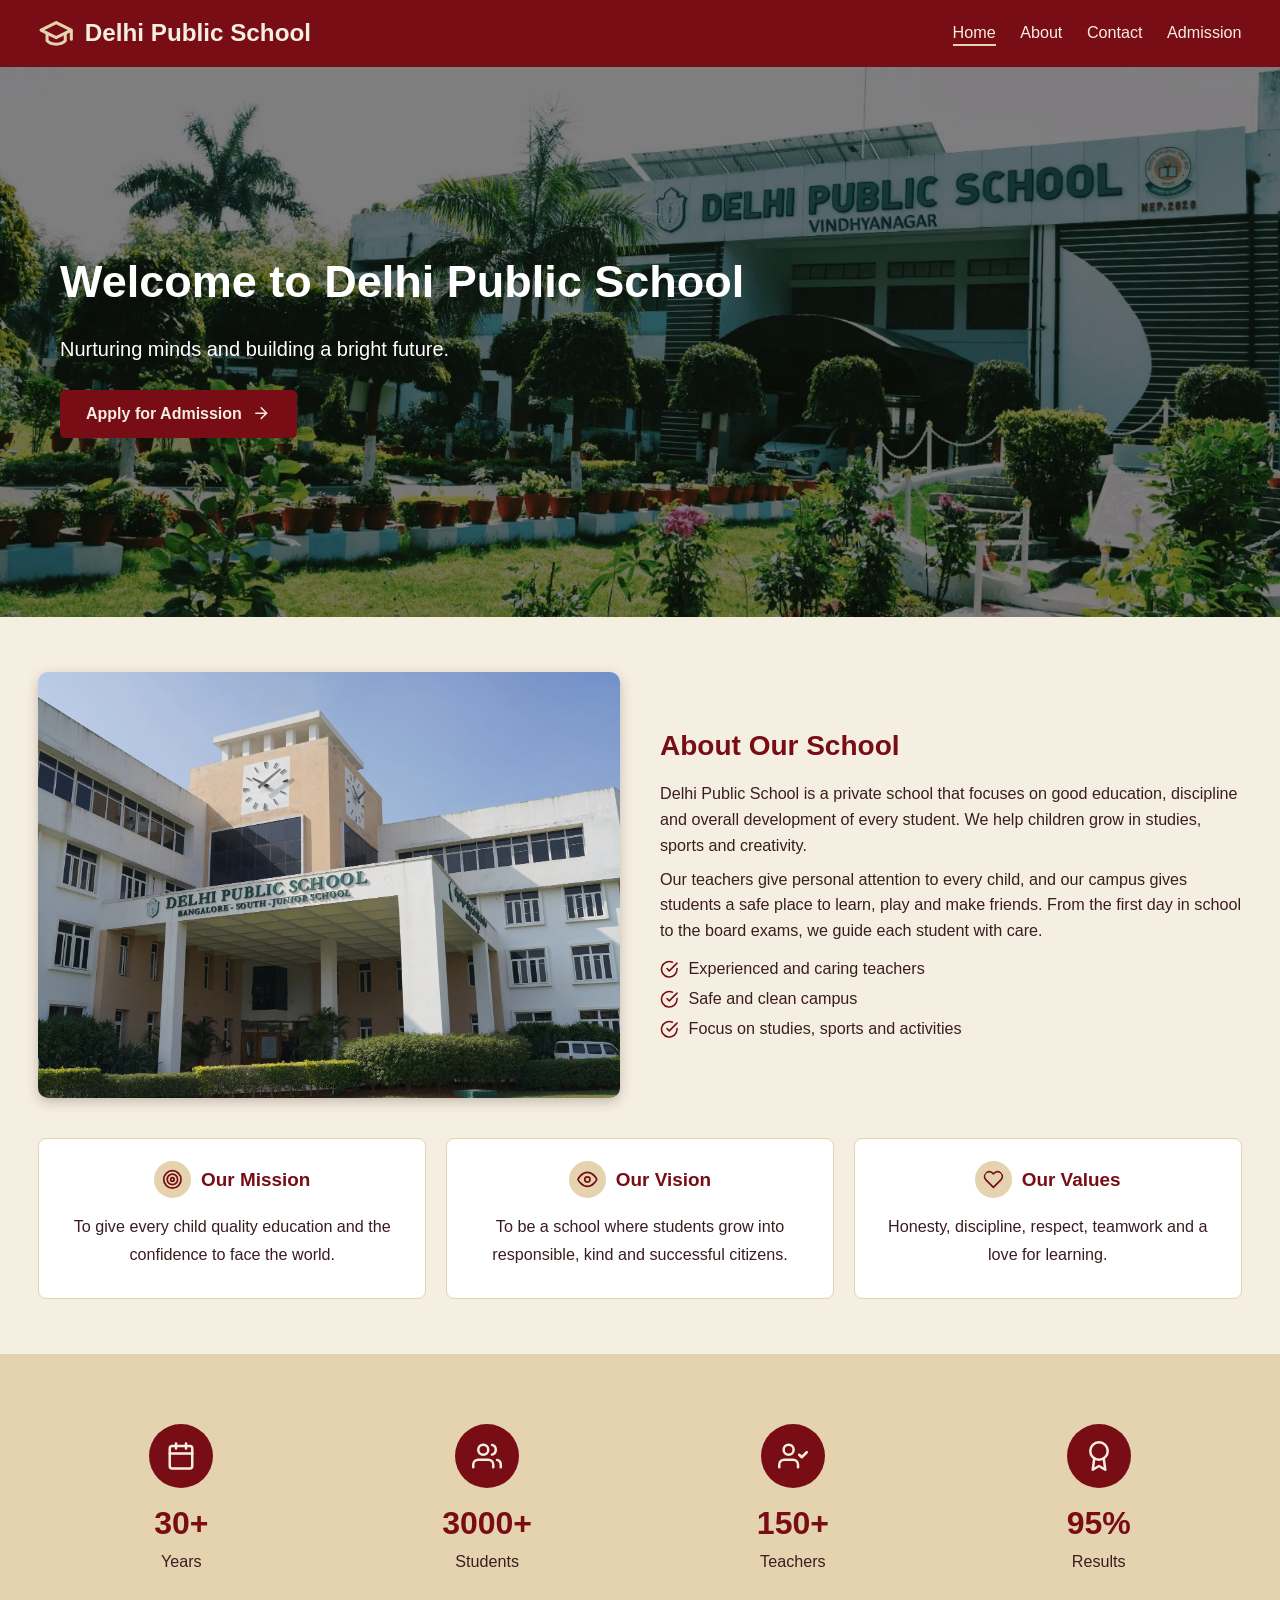
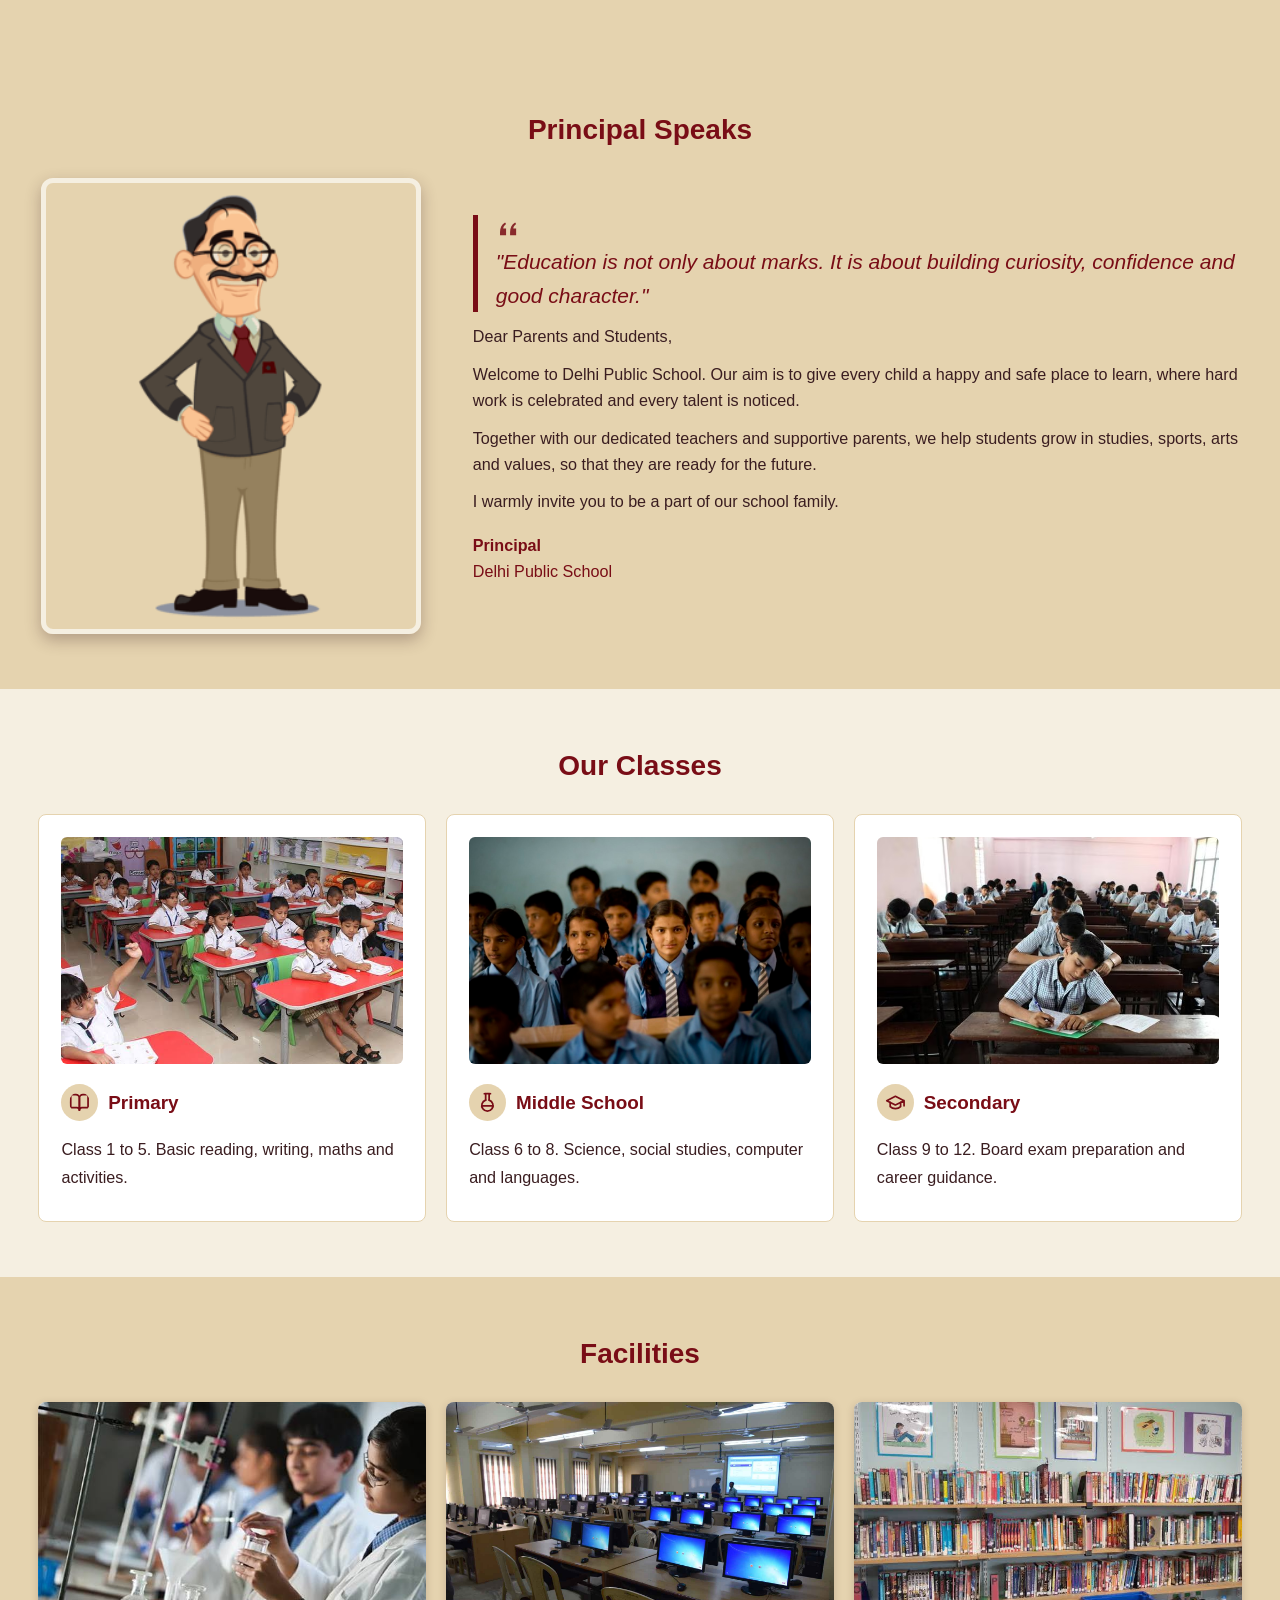
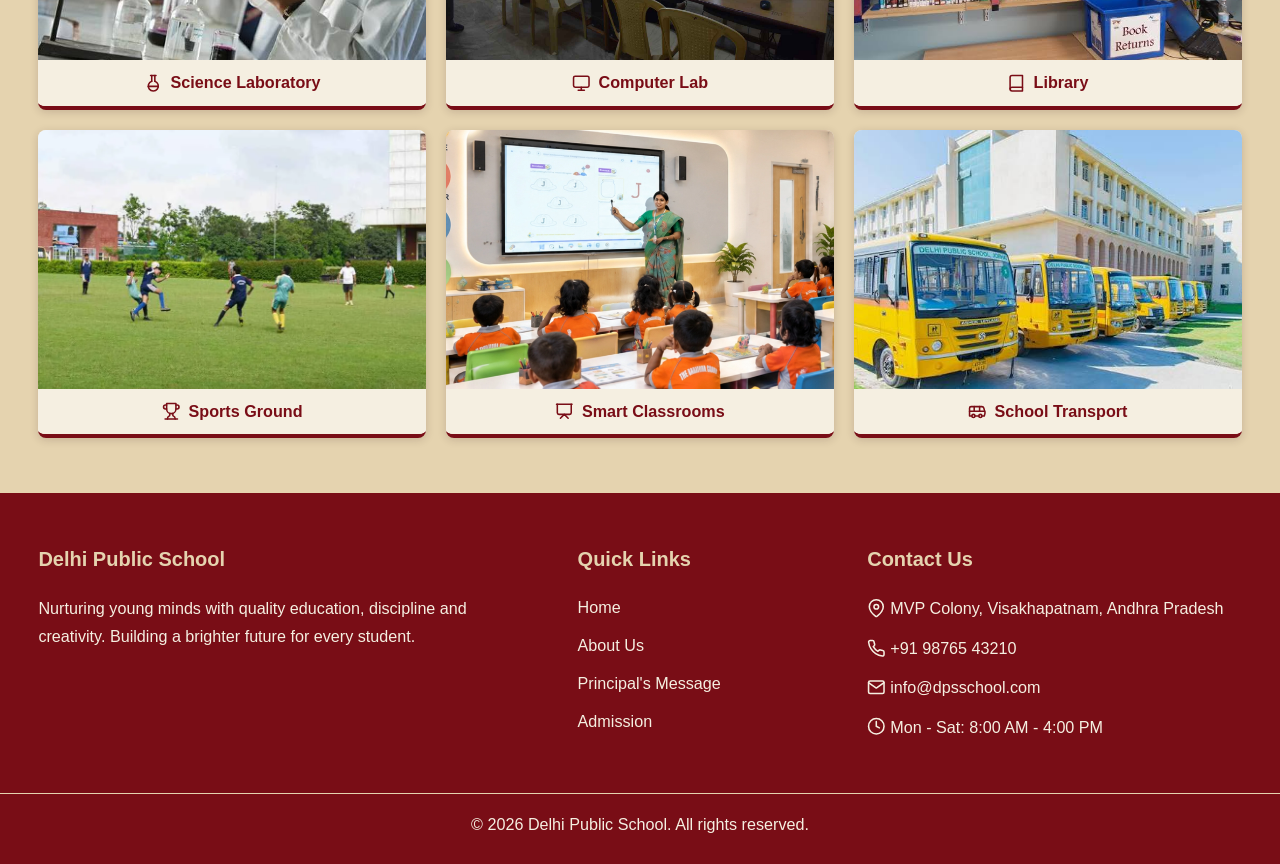
<file: index.html>
<!DOCTYPE html>
<html lang="en">
<head>
  <meta charset="UTF-8">
  <meta name="viewport" content="width=device-width, initial-scale=1.0">
  <title>Delhi Public School - Home</title>
  <link rel="stylesheet" href="style.css">
</head>
<body>

  <svg width="0" height="0" style="position:absolute" aria-hidden="true">
    <defs>
      <symbol id="i-cap" viewBox="0 0 24 24" fill="none" stroke="currentColor" stroke-width="2" stroke-linecap="round" stroke-linejoin="round"><path d="M22 10v6M2 10l10-5 10 5-10 5z"/><path d="M6 12v5c3 3 9 3 12 0v-5"/></symbol>
      <symbol id="i-arrow" viewBox="0 0 24 24" fill="none" stroke="currentColor" stroke-width="2" stroke-linecap="round" stroke-linejoin="round"><line x1="5" y1="12" x2="19" y2="12"/><polyline points="12 5 19 12 12 19"/></symbol>
      <symbol id="i-check" viewBox="0 0 24 24" fill="none" stroke="currentColor" stroke-width="2" stroke-linecap="round" stroke-linejoin="round"><path d="M22 11.08V12a10 10 0 1 1-5.93-9.14"/><polyline points="22 4 12 14.01 9 11.01"/></symbol>
      <symbol id="i-calendar" viewBox="0 0 24 24" fill="none" stroke="currentColor" stroke-width="2" stroke-linecap="round" stroke-linejoin="round"><rect x="3" y="4" width="18" height="18" rx="2" ry="2"/><line x1="16" y1="2" x2="16" y2="6"/><line x1="8" y1="2" x2="8" y2="6"/><line x1="3" y1="10" x2="21" y2="10"/></symbol>
      <symbol id="i-users" viewBox="0 0 24 24" fill="none" stroke="currentColor" stroke-width="2" stroke-linecap="round" stroke-linejoin="round"><path d="M17 21v-2a4 4 0 0 0-4-4H5a4 4 0 0 0-4 4v2"/><circle cx="9" cy="7" r="4"/><path d="M23 21v-2a4 4 0 0 0-3-3.87"/><path d="M16 3.13a4 4 0 0 1 0 7.75"/></symbol>
      <symbol id="i-teacher" viewBox="0 0 24 24" fill="none" stroke="currentColor" stroke-width="2" stroke-linecap="round" stroke-linejoin="round"><path d="M16 21v-2a4 4 0 0 0-4-4H5a4 4 0 0 0-4 4v2"/><circle cx="8.5" cy="7" r="4"/><polyline points="17 11 19 13 23 9"/></symbol>
      <symbol id="i-award" viewBox="0 0 24 24" fill="none" stroke="currentColor" stroke-width="2" stroke-linecap="round" stroke-linejoin="round"><circle cx="12" cy="8" r="7"/><polyline points="8.21 13.89 7 23 12 20 17 23 15.79 13.88"/></symbol>
      <symbol id="i-quote" viewBox="0 0 24 24" fill="currentColor" stroke="none"><path d="M4 17c0-4 1.5-7.5 5-9.5l1 1.5C8 10.5 7.2 12 7.2 13.5H10V20H4v-3zm10 0c0-4 1.5-7.5 5-9.5l1 1.5c-2 1.5-2.8 3-2.8 4.5H20V20h-6v-3z"/></symbol>
      <symbol id="i-book-open" viewBox="0 0 24 24" fill="none" stroke="currentColor" stroke-width="2" stroke-linecap="round" stroke-linejoin="round"><path d="M2 3h6a4 4 0 0 1 4 4v14a3 3 0 0 0-3-3H2z"/><path d="M22 3h-6a4 4 0 0 0-4 4v14a3 3 0 0 1 3-3h7z"/></symbol>
      <symbol id="i-flask" viewBox="0 0 24 24" fill="none" stroke="currentColor" stroke-width="2" stroke-linecap="round" stroke-linejoin="round"><path d="M10 2v7.31"/><path d="M14 9.3V1.99"/><path d="M8.5 2h7"/><path d="M14 9.3a6.5 6.5 0 1 1-4 0"/><path d="M5.52 16h12.96"/></symbol>
      <symbol id="i-monitor" viewBox="0 0 24 24" fill="none" stroke="currentColor" stroke-width="2" stroke-linecap="round" stroke-linejoin="round"><rect x="2" y="3" width="20" height="14" rx="2" ry="2"/><line x1="8" y1="21" x2="16" y2="21"/><line x1="12" y1="17" x2="12" y2="21"/></symbol>
      <symbol id="i-book" viewBox="0 0 24 24" fill="none" stroke="currentColor" stroke-width="2" stroke-linecap="round" stroke-linejoin="round"><path d="M4 19.5A2.5 2.5 0 0 1 6.5 17H20"/><path d="M6.5 2H20v20H6.5A2.5 2.5 0 0 1 4 19.5v-15A2.5 2.5 0 0 1 6.5 2z"/></symbol>
      <symbol id="i-trophy" viewBox="0 0 24 24" fill="none" stroke="currentColor" stroke-width="2" stroke-linecap="round" stroke-linejoin="round"><path d="M6 9H4.5a2.5 2.5 0 0 1 0-5H6"/><path d="M18 9h1.5a2.5 2.5 0 0 0 0-5H18"/><path d="M4 22h16"/><path d="M10 14.66V17c0 .55-.47.98-.97 1.21C7.85 18.75 7 20.24 7 22"/><path d="M14 14.66V17c0 .55.47.98.97 1.21C16.15 18.75 17 20.24 17 22"/><path d="M18 2H6v7a6 6 0 0 0 12 0V2Z"/></symbol>
      <symbol id="i-board" viewBox="0 0 24 24" fill="none" stroke="currentColor" stroke-width="2" stroke-linecap="round" stroke-linejoin="round"><path d="M2 3h20"/><path d="M21 3v11a2 2 0 0 1-2 2H5a2 2 0 0 1-2-2V3"/><path d="m7 21 5-5 5 5"/></symbol>
      <symbol id="i-bus" viewBox="0 0 24 24" fill="none" stroke="currentColor" stroke-width="2" stroke-linecap="round" stroke-linejoin="round"><path d="M8 6v6"/><path d="M15 6v6"/><path d="M2 12h19.6"/><path d="M18 18h3s.5-1.7.8-2.8c.1-.4.2-.8.2-1.2 0-.4-.1-.8-.2-1.2l-1.4-5C20.1 6.8 19.1 6 18 6H4a2 2 0 0 0-2 2v10h3"/><circle cx="7" cy="18" r="2"/><path d="M9 18h5"/><circle cx="16" cy="18" r="2"/></symbol>
      <symbol id="i-pin" viewBox="0 0 24 24" fill="none" stroke="currentColor" stroke-width="2" stroke-linecap="round" stroke-linejoin="round"><path d="M21 10c0 7-9 13-9 13s-9-6-9-13a9 9 0 0 1 18 0z"/><circle cx="12" cy="10" r="3"/></symbol>
      <symbol id="i-phone" viewBox="0 0 24 24" fill="none" stroke="currentColor" stroke-width="2" stroke-linecap="round" stroke-linejoin="round"><path d="M22 16.92v3a2 2 0 0 1-2.18 2 19.79 19.79 0 0 1-8.63-3.07 19.5 19.5 0 0 1-6-6 19.79 19.79 0 0 1-3.07-8.67A2 2 0 0 1 4.11 2h3a2 2 0 0 1 2 1.72 12.84 12.84 0 0 0 .7 2.81 2 2 0 0 1-.45 2.11L8.09 9.91a16 16 0 0 0 6 6l1.27-1.27a2 2 0 0 1 2.11-.45 12.84 12.84 0 0 0 2.81.7A2 2 0 0 1 22 16.92z"/></symbol>
      <symbol id="i-mail" viewBox="0 0 24 24" fill="none" stroke="currentColor" stroke-width="2" stroke-linecap="round" stroke-linejoin="round"><path d="M4 4h16c1.1 0 2 .9 2 2v12c0 1.1-.9 2-2 2H4c-1.1 0-2-.9-2-2V6c0-1.1.9-2 2-2z"/><polyline points="22,6 12,13 2,6"/></symbol>
      <symbol id="i-clock" viewBox="0 0 24 24" fill="none" stroke="currentColor" stroke-width="2" stroke-linecap="round" stroke-linejoin="round"><circle cx="12" cy="12" r="10"/><polyline points="12 6 12 12 16 14"/></symbol>
      <symbol id="i-info" viewBox="0 0 24 24" fill="none" stroke="currentColor" stroke-width="2" stroke-linecap="round" stroke-linejoin="round"><circle cx="12" cy="12" r="10"/><line x1="12" y1="16" x2="12" y2="12"/><line x1="12" y1="8" x2="12.01" y2="8"/></symbol>
      <symbol id="i-clipboard" viewBox="0 0 24 24" fill="none" stroke="currentColor" stroke-width="2" stroke-linecap="round" stroke-linejoin="round"><path d="M16 4h2a2 2 0 0 1 2 2v14a2 2 0 0 1-2 2H6a2 2 0 0 1-2-2V6a2 2 0 0 1 2-2h2"/><rect x="8" y="2" width="8" height="4" rx="1" ry="1"/></symbol>
      <symbol id="i-target" viewBox="0 0 24 24" fill="none" stroke="currentColor" stroke-width="2" stroke-linecap="round" stroke-linejoin="round"><circle cx="12" cy="12" r="10"/><circle cx="12" cy="12" r="6"/><circle cx="12" cy="12" r="2"/></symbol>
      <symbol id="i-eye" viewBox="0 0 24 24" fill="none" stroke="currentColor" stroke-width="2" stroke-linecap="round" stroke-linejoin="round"><path d="M1 12s4-8 11-8 11 8 11 8-4 8-11 8-11-8-11-8z"/><circle cx="12" cy="12" r="3"/></symbol>
      <symbol id="i-heart" viewBox="0 0 24 24" fill="none" stroke="currentColor" stroke-width="2" stroke-linecap="round" stroke-linejoin="round"><path d="M20.84 4.61a5.5 5.5 0 0 0-7.78 0L12 5.67l-1.06-1.06a5.5 5.5 0 0 0-7.78 7.78l1.06 1.06L12 21.23l7.78-7.78 1.06-1.06a5.5 5.5 0 0 0 0-7.78z"/></symbol>
      <symbol id="i-send" viewBox="0 0 24 24" fill="none" stroke="currentColor" stroke-width="2" stroke-linecap="round" stroke-linejoin="round"><line x1="22" y1="2" x2="11" y2="13"/><polygon points="22 2 15 22 11 13 2 9 22 2"/></symbol>
    </defs>
  </svg>

  <header>
    <div class="container header-inner">
      <h2 class="logo"><svg class="icon" aria-hidden="true"><use href="#i-cap"/></svg> Delhi Public School</h2>
      <button id="menuBtn" class="menu-btn">&#9776;</button>
      <nav id="menu">
          <a href="index.html" class="active">Home</a>
          <a href="#about">About</a>
          <a href="#footer">Contact</a>
          <a href="contact.html">Admission</a>
      </nav>  
    </div>
  </header>


  <section class="hero">
    <div class="container hero-content">
      <div class="hero-text">
        <h1>Welcome to Delhi Public School</h1>
        <p>Nurturing minds and building a bright future.</p>
        <a href="contact.html" class="btn">Apply for Admission <svg class="icon" aria-hidden="true"><use href="#i-arrow"/></svg></a>
      </div>
    </div>
  </section>

  <!-- ABOUT -->
  <section class="section" id="about">
    <div class="container">
      <div class="grid two about-grid">
        <img src="images/school2.jpg" alt="School campus with students" class="photo">
        <div>
          <h2 class="title left">About Our School</h2>
          <p>
            Delhi Public School is a private school that focuses on good education,
            discipline and overall development of every student. We help children
            grow in studies, sports and creativity.
          </p>
          <p>
            Our teachers give personal attention to every child, and our campus gives
            students a safe place to learn, play and make friends. From the first day
            in school to the board exams, we guide each student with care.
          </p>
          <ul class="ticks">
            <li><svg class="icon" aria-hidden="true"><use href="#i-check"/></svg> <span>Experienced and caring teachers</span></li>
            <li><svg class="icon" aria-hidden="true"><use href="#i-check"/></svg> <span>Safe and clean campus</span></li>
            <li><svg class="icon" aria-hidden="true"><use href="#i-check"/></svg> <span>Focus on studies, sports and activities</span></li>
          </ul>
        </div>
      </div>

      <div class="grid three about-cards">
        <div class="card center-card">
          <h3><svg class="icon" aria-hidden="true"><use href="#i-target"/></svg> Our Mission</h3>
          <p>To give every child quality education and the confidence to face the world.</p>
        </div>
        <div class="card center-card">
          <h3><svg class="icon" aria-hidden="true"><use href="#i-eye"/></svg> Our Vision</h3>
          <p>To be a school where students grow into responsible, kind and successful citizens.</p>
        </div>
        <div class="card center-card">
          <h3><svg class="icon" aria-hidden="true"><use href="#i-heart"/></svg> Our Values</h3>
          <p>Honesty, discipline, respect, teamwork and a love for learning.</p>
        </div>
      </div>
    </div>
  </section>

  <!-- NUMBERS -->
  <section class="section grey">
    <div class="container grid four">
      <div class="box"><span class="icon-badge"><svg class="icon" aria-hidden="true"><use href="#i-calendar"/></svg></span><h3>30+</h3><p>Years</p></div>
      <div class="box"><span class="icon-badge"><svg class="icon" aria-hidden="true"><use href="#i-users"/></svg></span><h3>3000+</h3><p>Students</p></div>
      <div class="box"><span class="icon-badge"><svg class="icon" aria-hidden="true"><use href="#i-teacher"/></svg></span><h3>150+</h3><p>Teachers</p></div>
      <div class="box"><span class="icon-badge"><svg class="icon" aria-hidden="true"><use href="#i-award"/></svg></span><h3>95%</h3><p>Results</p></div>
    </div>
  </section>

    <!-- PRINCIPAL'S MESSAGE -->
  <section class="section grey" id="principal">
    <div class="container">
      <h2 class="title">Principal Speaks</h2>
      <div class="grid principal-grid">
        <img src="images/principal.jpg" alt="Principal of Delhi Public School" class="principal-img">
        <div class="message">
          <p class="quote">
            <svg class="icon quote-icon" aria-hidden="true"><use href="#i-quote"/></svg>
            "Education is not only about marks. It is about building curiosity,
            confidence and good character."
          </p>
          <p>Dear Parents and Students,</p>
          <p>
            Welcome to Delhi Public School. Our aim is to give every child a happy
            and safe place to learn, where hard work is celebrated and every
            talent is noticed.
          </p>
          <p>
            Together with our dedicated teachers and supportive parents, we help
            students grow in studies, sports, arts and values, so that they are
            ready for the future.
          </p>
          <p>I warmly invite you to be a part of our school family.</p>
          <p class="signature">
            <strong>Principal</strong><br>
            Delhi Public School
          </p>
        </div>
      </div>
    </div>
  </section>

  <!-- COURSES -->
  <section class="section">
    <div class="container">
      <h2 class="title">Our Classes</h2>
      <div class="grid three">
        <div class="card">
          <img src="images/primary.jpg" alt="Primary class blackboard with ABC blocks">
          <h3><svg class="icon" aria-hidden="true"><use href="#i-book-open"/></svg> Primary</h3>
          <p>Class 1 to 5. Basic reading, writing, maths and activities.</p>
        </div>
        <div class="card">
          <img src="images/middle.jpg" alt="Middle school maths and science board">
          <h3><svg class="icon" aria-hidden="true"><use href="#i-flask"/></svg> Middle School</h3>
          <p>Class 6 to 8. Science, social studies, computer and languages.</p>
        </div>
        <div class="card">
          <img src="images/secondary.jpg" alt="Graduation cap on books">
          <h3><svg class="icon" aria-hidden="true"><use href="#i-cap"/></svg> Secondary</h3>
          <p>Class 9 to 12. Board exam preparation and career guidance.</p>
        </div>
      </div>
    </div>
  </section>

  <!-- FACILITIES -->
  <section class="section grey">
    <div class="container">
      <h2 class="title">Facilities</h2>
      <div class="grid three">
        <div class="photo-card">
          <img src="images/lab.jpg" alt="Science Laboratory">
          <p><svg class="icon" aria-hidden="true"><use href="#i-flask"/></svg> Science Laboratory</p>
        </div>
        <div class="photo-card">
          <img src="images/computer2.jpg" alt="Computer Lab">
          <p><svg class="icon" aria-hidden="true"><use href="#i-monitor"/></svg> Computer Lab</p>
        </div>
        <div class="photo-card">
          <img src="images/library2.jpg" alt="Library">
          <p><svg class="icon" aria-hidden="true"><use href="#i-book"/></svg> Library</p>
        </div>
        <div class="photo-card">
          <img src="images/ground.jpg" alt="Sports Ground">
          <p><svg class="icon" aria-hidden="true"><use href="#i-trophy"/></svg> Sports Ground</p>
        </div>
        <div class="photo-card">
          <img src="images/classroom.jpg" alt="Smart Classrooms">
          <p><svg class="icon" aria-hidden="true"><use href="#i-board"/></svg> Smart Classrooms</p>
        </div>
        <div class="photo-card">
          <img src="images/bus.jpg" alt="School Transport">
          <p><svg class="icon" aria-hidden="true"><use href="#i-bus"/></svg> School Transport</p>
        </div>
      </div>
    </div>
  </section>


<!-- FOOTER -->
  <footer id="footer">
      <div class="container footer-container">

          <div class="footer-box">
              <h3>Delhi Public School</h3>
              <p>
                  Nurturing young minds with quality education,
                  discipline and creativity. Building a brighter
                  future for every student.
              </p>
          </div>

          <div class="footer-box">
              <h3>Quick Links</h3>
              <a href="index.html">Home</a>
              <a href="#about">About Us</a>
              <a href="#principal">Principal's Message</a>
              <a href="contact.html">Admission</a>
          </div>

          <div class="footer-box">
              <h3>Contact Us</h3>
              <p class="info-line"><svg class="icon" aria-hidden="true"><use href="#i-pin"/></svg> <span>MVP Colony, Visakhapatnam, Andhra Pradesh</span></p>
              <p class="info-line"><svg class="icon" aria-hidden="true"><use href="#i-phone"/></svg> <span>+91 98765 43210</span></p>
              <p class="info-line"><svg class="icon" aria-hidden="true"><use href="#i-mail"/></svg> <span>info@dpsschool.com</span></p>
              <p class="info-line"><svg class="icon" aria-hidden="true"><use href="#i-clock"/></svg> <span>Mon - Sat: 8:00 AM - 4:00 PM</span></p>
          </div>

      </div>

      <div class="footer-bottom">
          <p>
              &copy; <span id="year"></span> Delhi Public School.
              All rights reserved.
          </p>
      </div>
  </footer>


  <script src="script.js"></script>
</body>
</html>
</file>
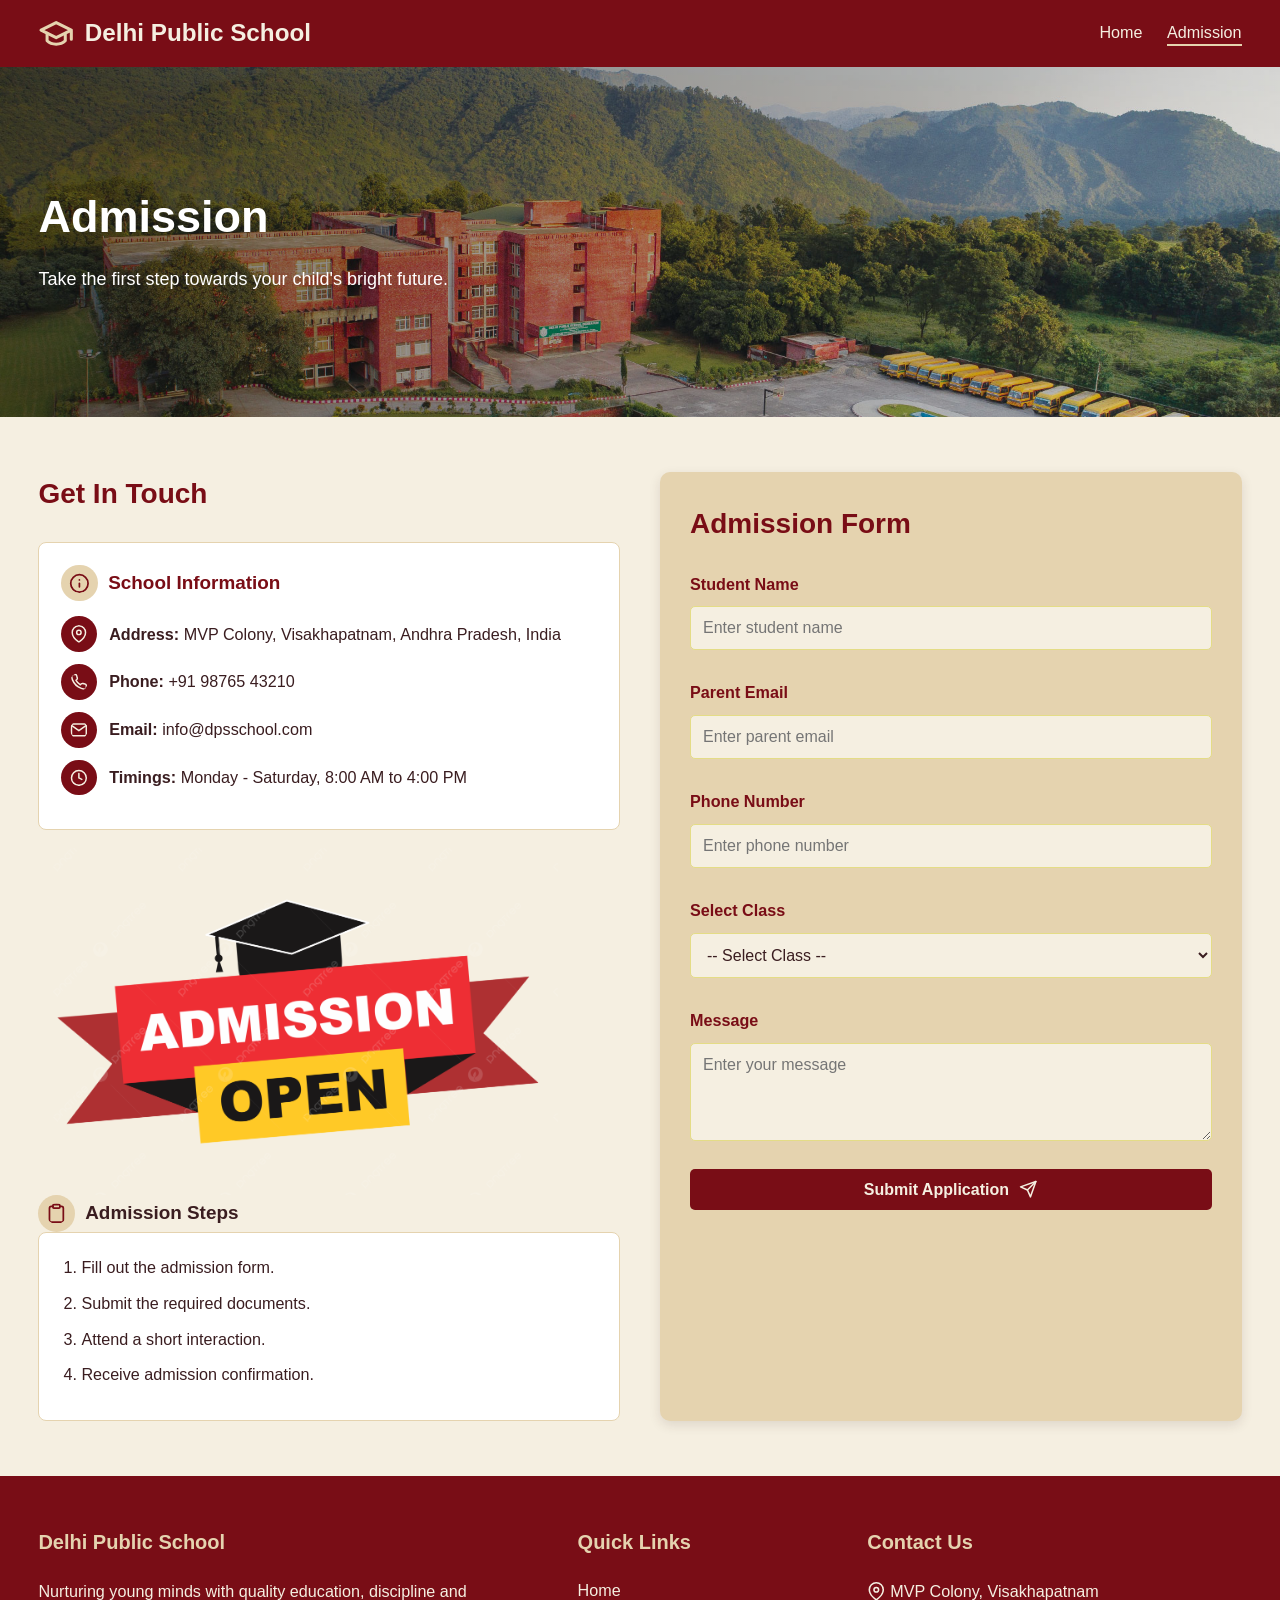
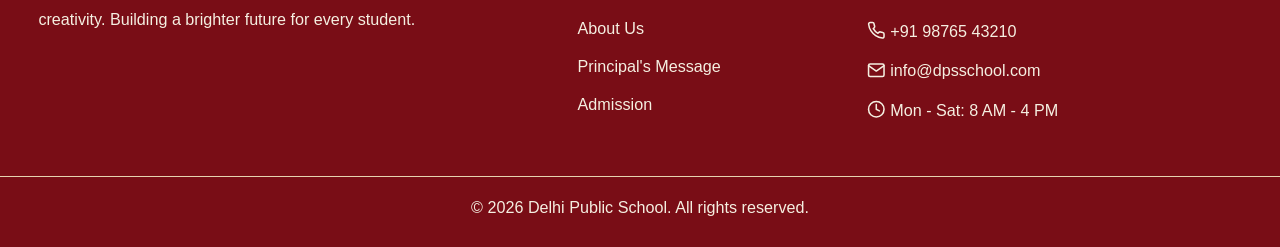
<file: contact.html>
<!DOCTYPE html>
<html lang="en">
<head>
    <meta charset="UTF-8">
    <meta name="viewport" content="width=device-width, initial-scale=1.0">
    <title>Delhi Public School - Contact / Admission</title>
    <link rel="stylesheet" href="style.css">
</head>
<body>

  <svg width="0" height="0" style="position:absolute" aria-hidden="true">
    <defs>
      <symbol id="i-cap" viewBox="0 0 24 24" fill="none" stroke="currentColor" stroke-width="2" stroke-linecap="round" stroke-linejoin="round"><path d="M22 10v6M2 10l10-5 10 5-10 5z"/><path d="M6 12v5c3 3 9 3 12 0v-5"/></symbol>
      <symbol id="i-arrow" viewBox="0 0 24 24" fill="none" stroke="currentColor" stroke-width="2" stroke-linecap="round" stroke-linejoin="round"><line x1="5" y1="12" x2="19" y2="12"/><polyline points="12 5 19 12 12 19"/></symbol>
      <symbol id="i-check" viewBox="0 0 24 24" fill="none" stroke="currentColor" stroke-width="2" stroke-linecap="round" stroke-linejoin="round"><path d="M22 11.08V12a10 10 0 1 1-5.93-9.14"/><polyline points="22 4 12 14.01 9 11.01"/></symbol>
      <symbol id="i-calendar" viewBox="0 0 24 24" fill="none" stroke="currentColor" stroke-width="2" stroke-linecap="round" stroke-linejoin="round"><rect x="3" y="4" width="18" height="18" rx="2" ry="2"/><line x1="16" y1="2" x2="16" y2="6"/><line x1="8" y1="2" x2="8" y2="6"/><line x1="3" y1="10" x2="21" y2="10"/></symbol>
      <symbol id="i-users" viewBox="0 0 24 24" fill="none" stroke="currentColor" stroke-width="2" stroke-linecap="round" stroke-linejoin="round"><path d="M17 21v-2a4 4 0 0 0-4-4H5a4 4 0 0 0-4 4v2"/><circle cx="9" cy="7" r="4"/><path d="M23 21v-2a4 4 0 0 0-3-3.87"/><path d="M16 3.13a4 4 0 0 1 0 7.75"/></symbol>
      <symbol id="i-teacher" viewBox="0 0 24 24" fill="none" stroke="currentColor" stroke-width="2" stroke-linecap="round" stroke-linejoin="round"><path d="M16 21v-2a4 4 0 0 0-4-4H5a4 4 0 0 0-4 4v2"/><circle cx="8.5" cy="7" r="4"/><polyline points="17 11 19 13 23 9"/></symbol>
      <symbol id="i-award" viewBox="0 0 24 24" fill="none" stroke="currentColor" stroke-width="2" stroke-linecap="round" stroke-linejoin="round"><circle cx="12" cy="8" r="7"/><polyline points="8.21 13.89 7 23 12 20 17 23 15.79 13.88"/></symbol>
      <symbol id="i-quote" viewBox="0 0 24 24" fill="currentColor" stroke="none"><path d="M4 17c0-4 1.5-7.5 5-9.5l1 1.5C8 10.5 7.2 12 7.2 13.5H10V20H4v-3zm10 0c0-4 1.5-7.5 5-9.5l1 1.5c-2 1.5-2.8 3-2.8 4.5H20V20h-6v-3z"/></symbol>
      <symbol id="i-book-open" viewBox="0 0 24 24" fill="none" stroke="currentColor" stroke-width="2" stroke-linecap="round" stroke-linejoin="round"><path d="M2 3h6a4 4 0 0 1 4 4v14a3 3 0 0 0-3-3H2z"/><path d="M22 3h-6a4 4 0 0 0-4 4v14a3 3 0 0 1 3-3h7z"/></symbol>
      <symbol id="i-flask" viewBox="0 0 24 24" fill="none" stroke="currentColor" stroke-width="2" stroke-linecap="round" stroke-linejoin="round"><path d="M10 2v7.31"/><path d="M14 9.3V1.99"/><path d="M8.5 2h7"/><path d="M14 9.3a6.5 6.5 0 1 1-4 0"/><path d="M5.52 16h12.96"/></symbol>
      <symbol id="i-monitor" viewBox="0 0 24 24" fill="none" stroke="currentColor" stroke-width="2" stroke-linecap="round" stroke-linejoin="round"><rect x="2" y="3" width="20" height="14" rx="2" ry="2"/><line x1="8" y1="21" x2="16" y2="21"/><line x1="12" y1="17" x2="12" y2="21"/></symbol>
      <symbol id="i-book" viewBox="0 0 24 24" fill="none" stroke="currentColor" stroke-width="2" stroke-linecap="round" stroke-linejoin="round"><path d="M4 19.5A2.5 2.5 0 0 1 6.5 17H20"/><path d="M6.5 2H20v20H6.5A2.5 2.5 0 0 1 4 19.5v-15A2.5 2.5 0 0 1 6.5 2z"/></symbol>
      <symbol id="i-trophy" viewBox="0 0 24 24" fill="none" stroke="currentColor" stroke-width="2" stroke-linecap="round" stroke-linejoin="round"><path d="M6 9H4.5a2.5 2.5 0 0 1 0-5H6"/><path d="M18 9h1.5a2.5 2.5 0 0 0 0-5H18"/><path d="M4 22h16"/><path d="M10 14.66V17c0 .55-.47.98-.97 1.21C7.85 18.75 7 20.24 7 22"/><path d="M14 14.66V17c0 .55.47.98.97 1.21C16.15 18.75 17 20.24 17 22"/><path d="M18 2H6v7a6 6 0 0 0 12 0V2Z"/></symbol>
      <symbol id="i-board" viewBox="0 0 24 24" fill="none" stroke="currentColor" stroke-width="2" stroke-linecap="round" stroke-linejoin="round"><path d="M2 3h20"/><path d="M21 3v11a2 2 0 0 1-2 2H5a2 2 0 0 1-2-2V3"/><path d="m7 21 5-5 5 5"/></symbol>
      <symbol id="i-bus" viewBox="0 0 24 24" fill="none" stroke="currentColor" stroke-width="2" stroke-linecap="round" stroke-linejoin="round"><path d="M8 6v6"/><path d="M15 6v6"/><path d="M2 12h19.6"/><path d="M18 18h3s.5-1.7.8-2.8c.1-.4.2-.8.2-1.2 0-.4-.1-.8-.2-1.2l-1.4-5C20.1 6.8 19.1 6 18 6H4a2 2 0 0 0-2 2v10h3"/><circle cx="7" cy="18" r="2"/><path d="M9 18h5"/><circle cx="16" cy="18" r="2"/></symbol>
      <symbol id="i-pin" viewBox="0 0 24 24" fill="none" stroke="currentColor" stroke-width="2" stroke-linecap="round" stroke-linejoin="round"><path d="M21 10c0 7-9 13-9 13s-9-6-9-13a9 9 0 0 1 18 0z"/><circle cx="12" cy="10" r="3"/></symbol>
      <symbol id="i-phone" viewBox="0 0 24 24" fill="none" stroke="currentColor" stroke-width="2" stroke-linecap="round" stroke-linejoin="round"><path d="M22 16.92v3a2 2 0 0 1-2.18 2 19.79 19.79 0 0 1-8.63-3.07 19.5 19.5 0 0 1-6-6 19.79 19.79 0 0 1-3.07-8.67A2 2 0 0 1 4.11 2h3a2 2 0 0 1 2 1.72 12.84 12.84 0 0 0 .7 2.81 2 2 0 0 1-.45 2.11L8.09 9.91a16 16 0 0 0 6 6l1.27-1.27a2 2 0 0 1 2.11-.45 12.84 12.84 0 0 0 2.81.7A2 2 0 0 1 22 16.92z"/></symbol>
      <symbol id="i-mail" viewBox="0 0 24 24" fill="none" stroke="currentColor" stroke-width="2" stroke-linecap="round" stroke-linejoin="round"><path d="M4 4h16c1.1 0 2 .9 2 2v12c0 1.1-.9 2-2 2H4c-1.1 0-2-.9-2-2V6c0-1.1.9-2 2-2z"/><polyline points="22,6 12,13 2,6"/></symbol>
      <symbol id="i-clock" viewBox="0 0 24 24" fill="none" stroke="currentColor" stroke-width="2" stroke-linecap="round" stroke-linejoin="round"><circle cx="12" cy="12" r="10"/><polyline points="12 6 12 12 16 14"/></symbol>
      <symbol id="i-info" viewBox="0 0 24 24" fill="none" stroke="currentColor" stroke-width="2" stroke-linecap="round" stroke-linejoin="round"><circle cx="12" cy="12" r="10"/><line x1="12" y1="16" x2="12" y2="12"/><line x1="12" y1="8" x2="12.01" y2="8"/></symbol>
      <symbol id="i-clipboard" viewBox="0 0 24 24" fill="none" stroke="currentColor" stroke-width="2" stroke-linecap="round" stroke-linejoin="round"><path d="M16 4h2a2 2 0 0 1 2 2v14a2 2 0 0 1-2 2H6a2 2 0 0 1-2-2V6a2 2 0 0 1 2-2h2"/><rect x="8" y="2" width="8" height="4" rx="1" ry="1"/></symbol>
      <symbol id="i-target" viewBox="0 0 24 24" fill="none" stroke="currentColor" stroke-width="2" stroke-linecap="round" stroke-linejoin="round"><circle cx="12" cy="12" r="10"/><circle cx="12" cy="12" r="6"/><circle cx="12" cy="12" r="2"/></symbol>
      <symbol id="i-eye" viewBox="0 0 24 24" fill="none" stroke="currentColor" stroke-width="2" stroke-linecap="round" stroke-linejoin="round"><path d="M1 12s4-8 11-8 11 8 11 8-4 8-11 8-11-8-11-8z"/><circle cx="12" cy="12" r="3"/></symbol>
      <symbol id="i-heart" viewBox="0 0 24 24" fill="none" stroke="currentColor" stroke-width="2" stroke-linecap="round" stroke-linejoin="round"><path d="M20.84 4.61a5.5 5.5 0 0 0-7.78 0L12 5.67l-1.06-1.06a5.5 5.5 0 0 0-7.78 7.78l1.06 1.06L12 21.23l7.78-7.78 1.06-1.06a5.5 5.5 0 0 0 0-7.78z"/></symbol>
      <symbol id="i-send" viewBox="0 0 24 24" fill="none" stroke="currentColor" stroke-width="2" stroke-linecap="round" stroke-linejoin="round"><line x1="22" y1="2" x2="11" y2="13"/><polygon points="22 2 15 22 11 13 2 9 22 2"/></symbol>
    </defs>
  </svg>

    <header>
        <div class="container header-inner">

            <h2 class="logo"><svg class="icon" aria-hidden="true"><use href="#i-cap"/></svg> Delhi Public School</h2>

            <button id="menuBtn" class="menu-btn">&#9776;</button>

            <nav id="menu">
                <a href="index.html">Home</a>
                <a href="contact.html" class="active">Admission</a>
            </nav>
            
        </div>
    </header>


 
    <section class="admission-hero">
        <div class="container">
            <h1>Admission</h1>
            <p>Take the first step towards your child's bright future.</p>
        </div>
    </section>


    <!-- CONTACT SECTION -->
    <section class="section">
        <div class="container grid two">

            <!-- SCHOOL DETAILS -->
            <div>

                <h2 class="title left">Get In Touch</h2>

                <div class="card">

                    <h3><svg class="icon" aria-hidden="true"><use href="#i-info"/></svg> School Information</h3>

                    <p class="info"><svg class="icon" aria-hidden="true"><use href="#i-pin"/></svg> <span><strong>Address:</strong> MVP Colony, Visakhapatnam, Andhra Pradesh, India</span></p>

                    <p class="info"><svg class="icon" aria-hidden="true"><use href="#i-phone"/></svg> <span><strong>Phone:</strong> +91 98765 43210</span></p>

                    <p class="info"><svg class="icon" aria-hidden="true"><use href="#i-mail"/></svg> <span><strong>Email:</strong> info@dpsschool.com</span></p>

                    <p class="info"><svg class="icon" aria-hidden="true"><use href="#i-clock"/></svg> <span><strong>Timings:</strong> Monday - Saturday, 8:00 AM to 4:00 PM</span></p>

                </div>

                <img
                    src="images/admission2.jpg"
                    alt="Smart classroom"
                    class="photo small"
                >

                <h3 class="sub"><svg class="icon" aria-hidden="true"><use href="#i-clipboard"/></svg> Admission Steps</h3>

                <div class="card">
                    <ol>
                        <li>Fill out the admission form.</li>
                        <li>Submit the required documents.</li>
                        <li>Attend a short interaction.</li>
                        <li>Receive admission confirmation.</li>
                    </ol>
                </div>

            </div>


            <!-- ADMISSION FORM -->
            <form id="admissionForm" class="form" novalidate>

                <h2 class="title left">Admission Form</h2>

                <label for="studentName">Student Name</label>
                <input type="text" id="studentName" placeholder="Enter student name">
                <small class="error" id="nameError"></small>


                <label for="email">Parent Email</label>
                <input type="email" id="email" placeholder="Enter parent email">
                <small class="error" id="emailError"></small>


                <label for="phone">Phone Number</label>
                <input type="text" id="phone" placeholder="Enter phone number">
                <small class="error" id="phoneError"></small>


                <label for="classSelect">Select Class</label>

                <select id="classSelect">
                    <option value="">-- Select Class --</option>
                    <option>Class 1 - 5</option>
                    <option>Class 6 - 8</option>
                    <option>Class 9 - 12</option>
                </select>

                <small class="error" id="classError"></small>


                <label for="message">Message</label>
                <textarea
                    id="message"
                    rows="4"
                    placeholder="Enter your message"
                ></textarea>


                <button type="submit" class="btn">Submit Application <svg class="icon" aria-hidden="true"><use href="#i-send"/></svg></button>

                <p id="result"></p>

            </form>

        </div>
    </section>


    <!-- FOOTER -->
    <footer id="footer">

        <div class="container footer-container">

            <!-- ABOUT -->
            <div class="footer-box">
                <h3>Delhi Public School</h3>

                <p>
                    Nurturing young minds with quality education,
                    discipline and creativity. Building a brighter
                    future for every student.
                </p>
            </div>


            <!-- QUICK LINKS -->
            <div class="footer-box">
                <h3>Quick Links</h3>

                <a href="index.html">Home</a>
                <a href="index.html#about">About Us</a>
                <a href="index.html#principal">Principal's Message</a>
                <a href="contact.html">Admission</a>
            </div>


            <!-- CONTACT -->
            <div class="footer-box">
                <h3>Contact Us</h3>

                <p class="info-line"><svg class="icon" aria-hidden="true"><use href="#i-pin"/></svg> <span>MVP Colony, Visakhapatnam</span></p>
                <p class="info-line"><svg class="icon" aria-hidden="true"><use href="#i-phone"/></svg> <span>+91 98765 43210</span></p>
                <p class="info-line"><svg class="icon" aria-hidden="true"><use href="#i-mail"/></svg> <span>info@dpsschool.com</span></p>
                <p class="info-line"><svg class="icon" aria-hidden="true"><use href="#i-clock"/></svg> <span>Mon - Sat: 8 AM - 4 PM</span></p>
            </div>

        </div>


        <div class="footer-bottom">
            <p>
                &copy; <span id="year"></span>
                Delhi Public School. All rights reserved.
            </p>
        </div>

    </footer>


    <script src="script.js"></script>

</body>
</html>
</file>
<file: style.css>
:root {
    --maroon: #790D16;
    --maroon-dark: #5a0a11;
    --sand: #E5D3AF;
    --cream: #F5EFE1;
    --blue: hsl(55, 63%, 71%);
    --ink: #3a1d20;
}

* {
    margin: 0;
    padding: 0;
    box-sizing: border-box;
}

html {
    scroll-behavior: smooth;
    scroll-padding-top: 80px;
}

#about,
#principal,
#footer {
    scroll-margin-top: 80px;
}

html,
body {
    width: 100%;
}

body {
    font-family: Arial, Helvetica, sans-serif;
    color: var(--ink);
    background: var(--cream);
    line-height: 1.6;
    font-size: clamp(16px, 0.95vw + 4px, 20px);
    min-height: 100vh;
    display: flex;
    flex-direction: column;
}

p {
    margin-bottom: 8px;
}

ol {
    margin-left: 20px;
}

ol li {
    margin-bottom: 10px;
}

.container {
    width: 94%;
    margin: auto;
}

.center {
    text-align: center;
    max-width: 700px;
    margin: auto;
}

.section {
    padding: 55px 0;
}

.grey {
    background: var(--sand);
}

/* ----------  Header --------- */
header {
    position: sticky;
    top: 0;
    z-index: 1000;
    background: var(--maroon);
    color: var(--cream);
    padding: 14px 0;
}

.header-inner {
    display: flex;
    justify-content: space-between;
    align-items: center;
}

.logo {
    display: flex;
    align-items: center;
    gap: 10px;
}

.logo .icon {
    width: 1.5em;
    height: 1.5em;
    color: var(--sand);
}

nav a {
    color: var(--cream);
    text-decoration: none;
    margin-left: 20px;
    padding-bottom: 3px;
}

nav a:hover,
nav a.active {
    border-bottom: 2px solid var(--sand);
}

.menu-btn {
    display: none;
    background: none;
    border: none;
    color: var(--cream);
    font-size: 28px;
    cursor: pointer;
}

/* ----------   hero ---------- */
.hero {
    padding: 0 60px;
    min-height: 550px;
    background-image:
        linear-gradient(
            rgba(0, 0, 0, 0.5),
            rgba(0, 0, 0, 0.5)
        ),
        url("images/school-banner.jpg");
    background-size: cover;
    background-position: center;
    background-repeat: no-repeat;
    display: flex;
    align-items: center;
    color: white;
}

.hero-content {
    width: 100%;
}

.hero-text {
    max-width: 800px;
}

.hero-text h1 {
    font-size: 45px;
    margin-bottom: 15px;
}

.hero-text p {
    font-size: 20px;
    margin-bottom: 25px;
}

/* ----------  Buttons ---------- */
.btn {
    display: inline-block;
    background: var(--maroon);
    color: var(--cream);
    border: none;
    padding: 11px 26px;
    border-radius: 5px;
    font-size: 16px;
    font-weight: bold;
    text-decoration: none;
    cursor: pointer;
}

.btn:hover {
    background: var(--maroon-dark);
}

.btn .icon {
    margin-left: 6px;
}

/* ----------  Section titles ---------- */
.title {
    text-align: center;
    color: var(--maroon);
    font-size: 28px;
    margin-bottom: 25px;
}

.title.left {
    text-align: left;
}

/* ---------- Grids and boxes ---------- */
.grid {
    display: grid;
    gap: 20px;
}

.grid.two {
    grid-template-columns: 1fr 1fr;
    gap: 40px;
}

.grid.three {
    grid-template-columns: repeat(3, 1fr);
}

.grid.four {
    grid-template-columns: repeat(4, 1fr);
}

.box {
    text-align: center;
    padding: 15px;
}

.box h3 {
    font-size: 32px;
    color: var(--maroon);
}

.about-cards {
    margin-top: 40px;
}

.center-card {
    text-align: center;
    border-top: 4px solid var(--maroon);
}

.stats-band {
    background: var(--maroon);
    color: var(--cream);
}

.stats-band .box h3 {
    color: var(--sand);
}

/* ----------  Principal's message ---------- */
.grid.principal-grid {
    grid-template-columns: 1fr 2fr;
    gap: 50px;
    align-items: center;
}

.principal-img {
    width: 100%;
    max-width: 380px;
    aspect-ratio: 5 / 6;
    object-fit: cover;
    justify-self: center;
    border-radius: 12px;
    border: 5px solid var(--cream);
    box-shadow: 0 6px 16px rgba(58, 29, 32, 0.3);
}

.message p {
    margin-bottom: 12px;
}

.quote {
    font-size: 1.3em;
    font-style: italic;
    color: var(--maroon);
    border-left: 5px solid var(--maroon);
    padding-left: 18px;
    margin-bottom: 18px;
}

.quote-icon {
    display: block;
    width: 1.8em;
    height: 1.8em;
    margin-bottom: 6px;
    opacity: 0.85;
}

.signature {
    margin-top: 18px;
    color: var(--maroon);
}

/* ---------- Images ---------- */
.photo {
    width: 100%;
    height: auto;
    aspect-ratio: 600 / 440;
    max-width: 720px;
    justify-self: center;
    object-fit: cover;
    border-radius: 10px;
    box-shadow: 0 4px 12px rgba(58, 29, 32, 0.25);
}

.photo.small {
    aspect-ratio: 3 / 2;
    max-width: 520px;
    margin-top: 18px;
    display: block;
    justify-self: start;
    box-shadow: none;
}

.about-grid {
    align-items: center;
}

.about-grid .title {
    margin-bottom: 12px;
}

.card img {
    width: 100%;
    height: auto;
    aspect-ratio: 3 / 2;
    object-fit: cover;
    border-radius: 6px;
    margin-bottom: 12px;
}

/* ----------  Photo cards  ---------- */
.photo-card {
    background: var(--cream);
    border-radius: 8px;
    overflow: hidden;
    box-shadow: 0 2px 8px rgba(58, 29, 32, 0.18);
    border-bottom: 4px solid var(--maroon);
    transition: transform 0.3s, box-shadow 0.3s;
}

.photo-card img {
    width: 100%;
    height: auto;
    aspect-ratio: 3 / 2;
    object-fit: cover;
    display: block;
    transition: transform 0.4s;
}

.photo-card p {
    position: relative;
    background: var(--cream);
    text-align: center;
    font-weight: bold;
    color: var(--maroon);
    padding: 10px;
    margin: 0;
    display: flex;
    justify-content: center;
    align-items: center;
    gap: 8px;
    transition: background 0.3s, color 0.3s;
}

.photo-card:hover {
    transform: translateY(-8px);
    box-shadow: 0 14px 28px rgba(58, 29, 32, 0.35);
}

.photo-card:hover img {
    transform: scale(1.1);
}

.photo-card:hover p {
    background: var(--maroon);
    color: var(--cream);
}

.photo-card p .icon {
    vertical-align: 0;
}

/* ----------  cards ---------- */
.card {
    background: #fff;
    border: 1px solid var(--sand);
    border-radius: 8px;
    padding: 22px;
}

.card h3 {
    display: flex;
    align-items: center;
    gap: 10px;
    color: var(--maroon);
    margin-bottom: 14px;
}

.card:hover {
    box-shadow: 0 4px 12px rgba(58, 29, 32, 0.2);
}

.card h3 .icon,
.sub .icon {
    box-sizing: content-box;
    width: 1.1em;
    height: 1.1em;
    padding: 8px;
    border-radius: 50%;
    background: var(--sand);
    color: var(--maroon);
    vertical-align: 0;
}

.center-card h3 {
    justify-content: center;
}

.sub {
    display: flex;
    align-items: center;
    gap: 10px;
}

/* ---------- Admission hero ---------- */
.admission-hero {
    min-height: 350px;
    background-image:
        linear-gradient(
            90deg,
            rgba(0, 0, 0, 0.55),
            rgba(0, 0, 0, 0.1)
        ),
        url("images/admission3.jpg");
    background-size: cover;
    background-position: center;
    background-repeat: no-repeat;
    display: flex;
    align-items: center;
    color: white;
}

.admission-hero h1 {
    font-size: 45px;
    margin-bottom: 12px;
}

.admission-hero p {
    font-size: 18px;
}

/* ----------  School details ---------- */
.section .card h3 {
    margin-bottom: 15px;
}

.section .card p {
    line-height: 1.7;
}

/* ---------- Forms ---------- */
.form {
    background: var(--sand);
    padding: 30px;
    border-radius: 10px;
    box-shadow: 0 4px 12px rgba(58, 29, 32, 0.12);
}

.form label {
    display: block;
    margin-top: 14px;
    margin-bottom: 5px;
    font-weight: bold;
    color: var(--maroon);
}

.form input,
.form select,
.form textarea {
    width: 100%;
    padding: 12px;
    margin-top: 4px;
    background: var(--cream);
    color: var(--ink);
    border: 1px solid var(--blue);
    border-radius: 5px;
    font-size: 1rem;
    font-family: inherit;
    transition: border 0.3s, box-shadow 0.3s;
}

.form input:focus,
.form select:focus,
.form textarea:focus {
    outline: none;
    border: 1px solid var(--maroon);
    box-shadow: 0 0 5px rgba(121, 13, 22, 0.3);
}

.form textarea {
    resize: vertical;
}

.form .btn {
    margin-top: 20px;
    width: 100%;
    transition: background 0.3s;
}

/* ---------- Form validation ---------- */
.error {
    color: #b3261e;
    font-size: 13px;
    display: block;
    min-height: 16px;
}

#result {
    margin-top: 12px;
    font-weight: bold;
    color: #1b6e3a;
}


/* ----------  Footer ---------- */
footer {
    background: var(--maroon);
    color: var(--cream);
    padding-top: 50px;
    margin-top: auto;
}

.footer-container {
    display: grid;
    grid-template-columns: 2fr 1fr 1.5fr;
    gap: 40px;
    padding-bottom: 40px;
}

.footer-box h3 {
    font-size: 20px;
    margin-bottom: 20px;
    color: var(--sand);
}

.footer-box p {
    color: var(--cream);
    margin-bottom: 12px;
    line-height: 1.7;
}

.footer-box a {
    display: block;
    color: var(--cream);
    text-decoration: none;
    margin-bottom: 12px;
    transition: 0.3s;
}

.footer-box a:hover {
    color: var(--sand);
    padding-left: 5px;
}

.footer-bottom {
    border-top: 1px solid var(--sand);
    text-align: center;
    padding: 18px;
    color: var(--cream);
}

/* ---------- 20. Icons ---------- */
.icon {
    width: 1.15em;
    height: 1.15em;
    vertical-align: -0.2em;
    flex-shrink: 0;
}

.btn .icon {
    margin-left: 6px;
}

.ticks {
    list-style: none;
    margin: 12px 0 0;
}

.ticks li {
    display: flex;
    align-items: flex-start;
    gap: 10px;
    margin-bottom: 4px;
}

.ticks .icon {
    color: var(--maroon);
    margin-top: 0.25em;
}

.icon-badge {
    width: 64px;
    height: 64px;
    margin: 0 auto 10px;
    border-radius: 50%;
    background: var(--maroon);
    color: var(--cream);
    display: grid;
    place-items: center;
}

.icon-badge .icon {
    width: 30px;
    height: 30px;
    vertical-align: 0;
}

.info {
    display: flex;
    align-items: center;
    gap: 12px;
    margin-bottom: 12px;
}

.info .icon {
    box-sizing: content-box;
    width: 1.1em;
    height: 1.1em;
    padding: 9px;
    border-radius: 50%;
    background: var(--maroon);
    color: var(--cream);
    vertical-align: 0;
}

@media (max-width: 750px) {
    .admission-hero {
        min-height: 250px;
        padding: 30px 0;
    }

    .admission-hero h1 {
        font-size: 30px;
    }

    .admission-hero p {
        font-size: 15px;
    }

    .page-title {
        padding: 35px 15px;
    }

    .page-title h1 {
        font-size: 26px;
    }

    .form {
        padding: 20px;
    }
}

/* ---------- Responsive footer ---------- */
@media (max-width: 768px) {
    .footer-container {
        grid-template-columns: 1fr;
        gap: 25px;
    }
}

/* ----------  Mobile navigation and layout ---------- */
@media (max-width: 750px) {
    .menu-btn {
        display: block;
    }

    nav {
        display: none;
        width: 100%;
        margin-top: 10px;
    }

    nav.show {
        display: block;
    }

    nav a {
        display: block;
        margin: 0;
        padding: 10px 0;
    }

    .header-inner {
        flex-wrap: wrap;
    }

    .grid.two,
    .grid.three,
    .grid.four,
    .facilities {
        grid-template-columns: 1fr;
    }

    .hero h1 {
        font-size: 28px;
    }

    .hero-img {
        height: 220px;
    }
}
</file>
